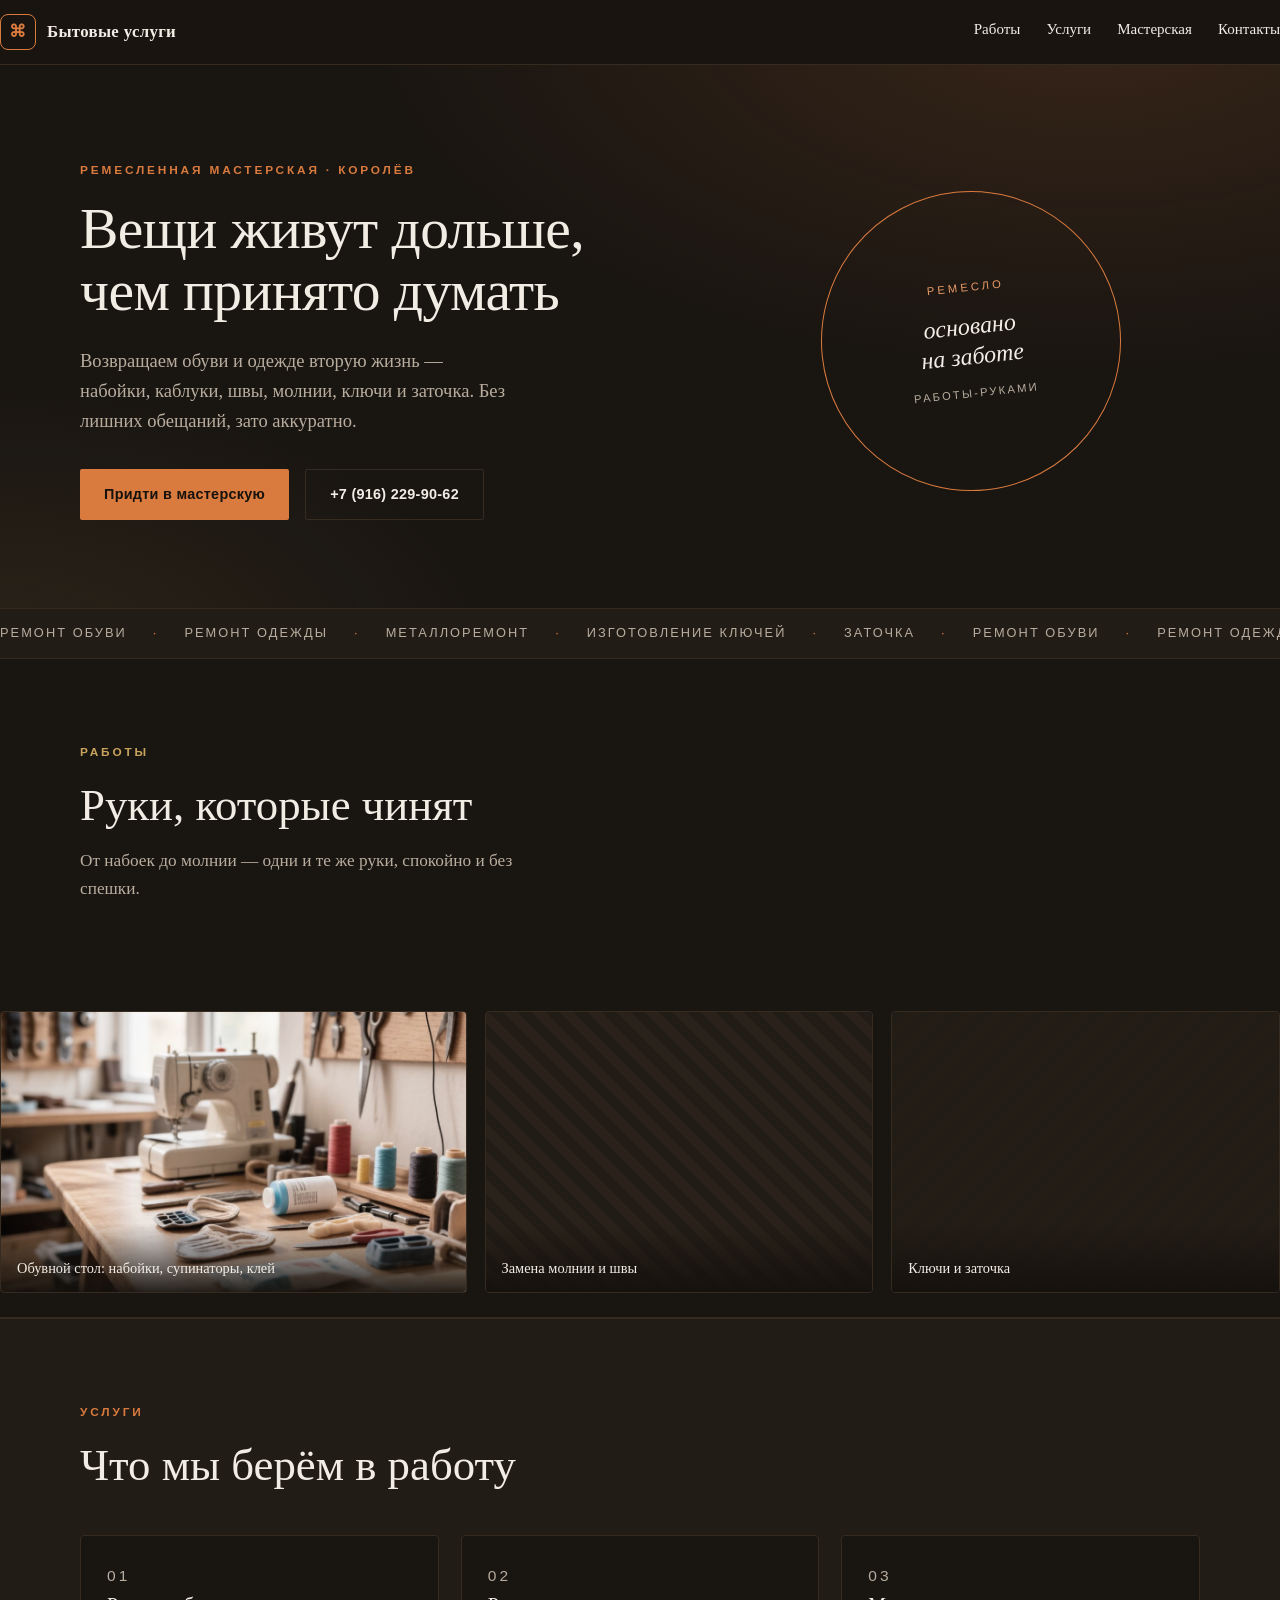
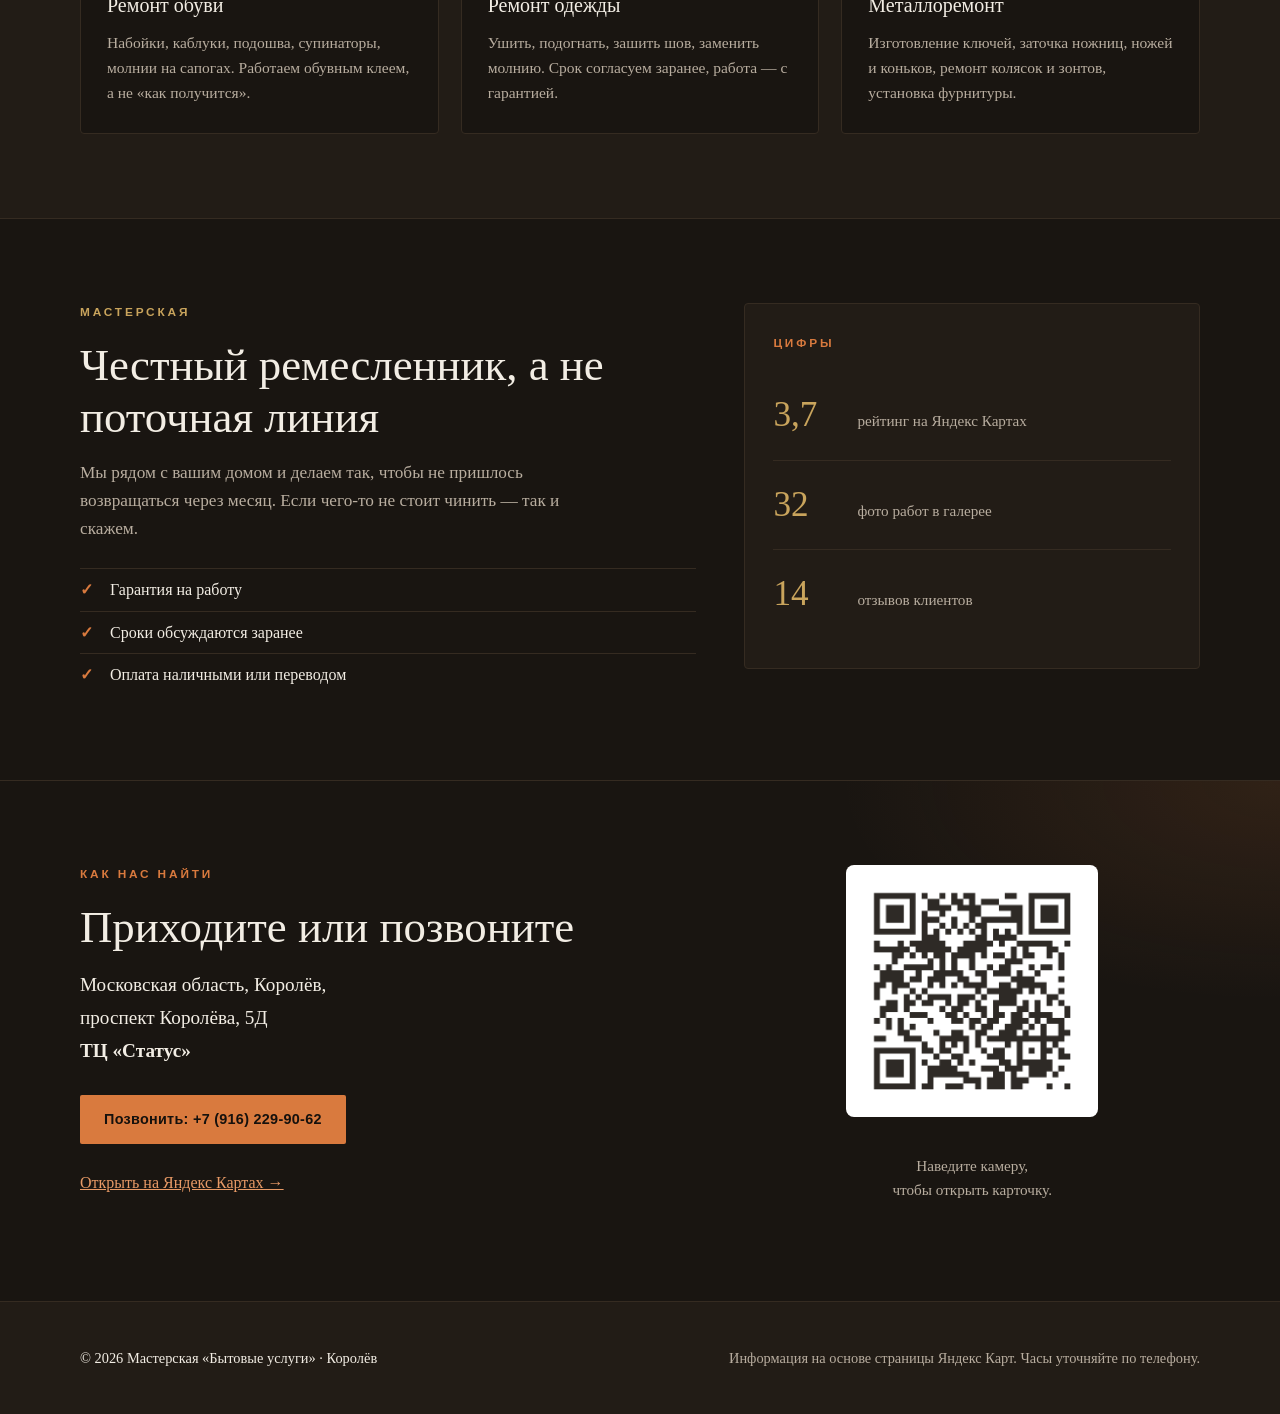
<file: index.html>
<!DOCTYPE html>
<html lang="ru">
<head>
<meta charset="UTF-8">
<meta name="viewport" content="width=device-width, initial-scale=1.0">
<title>Бытовые услуги — мастерская · Королёв, ТЦ «Статус»</title>
<meta name="description" content="Мастерская бытовых услуг в Королёве, ТЦ «Статус»: ремонт обуви, ремонт одежды, металлоремонт, ключи и заточка. тел. +7 916 229-90-62">
<style>:root{
  --ink:#f2ede4;      /* primary text on dark */
  --dim:#b8ad9f;      /* secondary text */
  --bg:#191511;       /* page background */
  --bg2:#221c16;      /* panel background */
  --line:#352b21;     /* borders */
  --ember:#d97a3e;    /* accent - warm copper/ember */
  --ember-soft:#e89a66;
  --gold:#c9a45c;     /* secondary accent */
}
*{box-sizing:border-box}
html{scroll-behavior:smooth}
body{
  margin:0;
  font-family:Georgia,"Times New Roman",serif;
  color:var(--ink);
  background:var(--bg);
  line-height:1.6;
  -webkit-font-smoothing:antialiased;
}
img{max-width:100%;display:block}
a{color:var(--ember-soft)}
.container{width:min(1120px,90%);margin:0 auto}

.skip{position:absolute;left:-999px;top:0;background:var(--ember);color:#16110d;padding:10px 16px;font-weight:700;border-radius:0 0 8px 0;z-index:99}
.skip:focus{left:0;color:#16110d}

.top{position:sticky;top:0;z-index:20;background:rgba(25,21,17,.92);backdrop-filter:blur(6px);border-bottom:1px solid var(--line)}
.bar{display:flex;align-items:center;justify-content:space-between;gap:18px;padding:14px 0}
.logo{display:flex;align-items:center;gap:11px;text-decoration:none;color:var(--ink);font-weight:700;font-size:1.05rem;letter-spacing:.02em}
.logo-mark{width:36px;height:36px;border:1.5px solid var(--ember);border-radius:8px;display:grid;place-items:center;font-size:1.05rem;color:var(--ember)}
.nav{display:flex;gap:26px}
.nav a{color:var(--ink);text-decoration:none;font-size:.94rem;border-bottom:2px solid transparent;padding-bottom:3px}
.nav a:hover{color:var(--ember-soft);border-color:var(--ember)}
.nav a:focus-visible{outline:2px solid var(--ember);outline-offset:4px;border-radius:2px}

.cover{position:relative;overflow:hidden;border-bottom:1px solid var(--line);
  background:
    radial-gradient(1200px 600px at 85% -10%, rgba(217,122,62,.16), transparent 60%),
    radial-gradient(900px 500px at 0% 110%, rgba(201,164,92,.10), transparent 55%),
    var(--bg);
}
.cover-inner{display:grid;grid-template-columns:1.15fr .85fr;gap:40px;align-items:center;padding:96px 0 88px}
.kicker{font-family:Verdana,Segoe UI,Arial,sans-serif;font-size:.74rem;letter-spacing:.24em;text-transform:uppercase;color:var(--ember);margin:0 0 18px;font-weight:700}
.kicker.dark{color:var(--gold)}
.cover h1{font-size:clamp(2.1rem,5.4vw,3.6rem);line-height:1.08;margin:0 0 24px;font-weight:400;letter-spacing:-.01em}
.lede{font-size:1.16rem;color:var(--dim);max-width:46ch;margin:0 0 34px}
.cover-actions{display:flex;gap:16px;flex-wrap:wrap}
.btn{display:inline-flex;align-items:center;justify-content:center;padding:13px 24px;border-radius:2px;font-family:Verdana,Segoe UI,Arial,sans-serif;font-weight:700;font-size:.9rem;text-decoration:none;letter-spacing:.02em;transition:transform .12s ease,background .15s ease,color .15s ease}
.btn:active{transform:translateY(1px)}
.btn:focus-visible{outline:2px solid var(--ember-soft);outline-offset:3px}
.btn-solid{background:var(--ember);color:#16110d}
.btn-solid:hover{background:var(--ember-soft)}
.btn-outline{border:1px solid var(--line);color:var(--ink)}
.btn-outline:hover{border-color:var(--ember);color:var(--ember-soft)}
.cover-stamp{display:flex;justify-content:center}
.stamp-in{width:min(300px,100%);aspect-ratio:1;border:1.5px solid var(--ember);border-radius:50%;display:flex;flex-direction:column;align-items:center;justify-content:center;text-align:center;transform:rotate(-6deg);color:var(--ember-soft)}
.stamp-top{font-family:Verdana,Segoe UI,Arial,sans-serif;font-size:.7rem;letter-spacing:.28em;text-transform:uppercase}
.stamp-mid{font-size:1.5rem;line-height:1.25;margin:14px 0;color:var(--ink);font-style:italic}
.stamp-bottom{font-family:Verdana,Segoe UI,Arial,sans-serif;font-size:.7rem;letter-spacing:.2em;text-transform:uppercase;color:var(--dim)}

.ticker{border-bottom:1px solid var(--line);background:var(--bg2);overflow:hidden}
.tick{display:flex;gap:26px;white-space:nowrap;padding:14px 0;font-family:Verdana,Segoe UI,Arial,sans-serif;font-size:.8rem;letter-spacing:.16em;text-transform:uppercase;color:var(--dim);animation:slide 26s linear infinite;width:max-content}
.tick .dot{color:var(--ember)}
@keyframes slide{from{transform:translateX(0)}to{transform:translateX(-50%)}}

.band{padding:84px 0}
.band.dark{background:var(--bg2);border-top:1px solid var(--line);border-bottom:1px solid var(--line)}
.band h2{font-size:clamp(1.8rem,4vw,2.8rem);font-weight:400;margin:0 0 16px;line-height:1.15}
.sub{color:var(--dim);font-size:1.08rem;max-width:56ch;margin:0}

.strip{display:grid;grid-template-columns:1.2fr 1fr 1fr;gap:18px;padding:24px 0;border-bottom:1px solid var(--line)}
.job{position:relative;margin:0;border-radius:4px;overflow:hidden;border:1px solid var(--line)}
.job img{height:280px;width:100%;object-fit:cover;filter:grayscale(.35)}
.job figcaption{position:absolute;left:0;right:0;bottom:0;padding:34px 16px 12px;font-size:.9rem;color:var(--ink);background:linear-gradient(transparent,rgba(20,16,12,.92))}
.swatch{height:280px}
.swa{background:repeating-linear-gradient(45deg,var(--bg2) 0 10px,#2a221a 10px 20px)}
.swb{background:repeating-linear-gradient(-45deg,var(--bg2) 0 10px,#241d16 10px 20px)}

.svc-grid{display:grid;grid-template-columns:repeat(3,1fr);gap:22px;margin-top:44px}
.svc{border:1px solid var(--line);padding:28px 26px;border-radius:4px;background:var(--bg)}
.svc:hover{border-color:var(--ember)}
.svc-num{font-family:Verdana,Segoe UI,Arial,sans-serif;font-size:.8rem;letter-spacing:.2em;color:var(--ember);margin:0 0 12px}
.svc h3{font-size:1.25rem;margin:0 0 10px;font-weight:400}
.svc p{color:var(--dim);font-size:.97rem;margin:0}

.two-col{display:grid;grid-template-columns:1.15fr .85fr;gap:48px;align-items:start}
.check{list-style:none;padding:0;margin:26px 0 0}
.check li{padding:8px 0 8px 30px;position:relative;border-top:1px solid var(--line);color:var(--ink)}
.check li::before{content:"✓";position:absolute;left:0;color:var(--ember);font-weight:700}
.master-card{border:1px solid var(--line);border-radius:4px;padding:30px 28px;background:var(--bg2)}
.stat{display:flex;align-items:baseline;gap:14px;padding:16px 0;border-bottom:1px solid var(--line);color:var(--dim);font-size:.95rem}
.stat:last-of-type{border-bottom:none}
.stat .big{font-size:2.2rem;color:var(--gold);font-weight:400;min-width:70px}

.visit{background:
  radial-gradient(800px 400px at 100% 0%, rgba(217,122,62,.12), transparent 55%),var(--bg);
  border-top:1px solid var(--line)}
.addr{font-size:1.2rem;line-height:1.7;margin:0 0 28px}
.maps{margin:26px 0 0}
.qr-block{text-align:center;color:var(--dim);font-size:.95rem}
.qr{display:inline-block;padding:16px;background:#fff;border-radius:8px;margin-bottom:14px}
.qr img{width:220px;height:220px}

.foot{background:var(--bg2);border-top:1px solid var(--line);padding:30px 0}
.foot-in{display:flex;justify-content:space-between;gap:16px;flex-wrap:wrap;font-size:.9rem;color:var(--ink)}
.dim{color:var(--dim)}

@media (max-width:900px){
  .cover-inner{grid-template-columns:1fr;padding:60px 0}
  .cover-stamp{display:none}
  .strip{grid-template-columns:1fr}
  .svc-grid{grid-template-columns:1fr}
  .two-col{grid-template-columns:1fr;gap:34px}
  .bar{flex-direction:column;gap:10px}
  .nav{flex-wrap:wrap;justify-content:center;gap:16px}
  .job img,.swatch{height:220px}
}
@media (prefers-reduced-motion:reduce){
  html{scroll-behavior:auto}
  .tick{animation:none}
  *{transition:none!important}
}</style>
</head>
<body>
<a class="skip" href="#main">К содержанию</a>
<header class="top">
  <div class="bar">
    <a class="logo" href="#top">
      <span class="logo-mark" aria-hidden="true">⌘</span>
      <span>Бытовые услуги</span>
    </a>
    <nav class="nav" aria-label="Основная навигация">
      <a href="#work">Работы</a>
      <a href="#services">Услуги</a>
      <a href="#master">Мастерская</a>
      <a href="#visit">Контакты</a>
    </nav>
  </div>
</header>

<main id="main">
  <section id="top" class="cover">
    <div class="cover-inner container">
      <div class="cover-copy">
        <p class="kicker">Ремесленная мастерская · Королёв</p>
        <h1>Вещи живут дольше,<br>чем принято думать</h1>
        <p class="lede">Возвращаем обуви и одежде вторую жизнь — набойки, каблуки, швы, молнии, ключи и заточка. Без лишних обещаний, зато аккуратно.</p>
        <div class="cover-actions">
          <a class="btn btn-solid" href="#visit">Придти в мастерскую</a>
          <a class="btn btn-outline" href="tel:+79162299062">+7 (916) 229-90-62</a>
        </div>
      </div>
      <div class="cover-stamp" aria-hidden="true">
        <div class="stamp-in">
          <span class="stamp-top">ремесло</span>
          <span class="stamp-mid">основано<br>на заботе</span>
          <span class="stamp-bottom">работы-руками</span>
        </div>
      </div>
    </div>
  </section>

  <section class="ticker" aria-hidden="true">
    <div class="tick">
      <span>ремонт обуви</span><span class="dot">·</span>
      <span>ремонт одежды</span><span class="dot">·</span>
      <span>металлоремонт</span><span class="dot">·</span>
      <span>изготовление ключей</span><span class="dot">·</span>
      <span>заточка</span><span class="dot">·</span>
      <span>ремонт обуви</span><span class="dot">·</span>
      <span>ремонт одежды</span><span class="dot">·</span>
      <span>металлоремонт</span><span class="dot">·</span>
    </div>
  </section>

  <section id="work" class="band">
    <div class="container">
      <p class="kicker dark">Работы</p>
      <h2>Руки, которые чинят</h2>
      <p class="sub">От набоек до молнии — одни и те же руки, спокойно и без спешки.</p>
    </div>
  </section>

  <section class="strip">
    <figure class="job wide">
      <img src="[data-uri]" alt="Рабочий стол мастера-обувщика с набоями и инструментами">
      <figcaption>Обувной стол: набойки, супинаторы, клей</figcaption>
    </figure>
    <figure class="job">
      <div class="swatch swa"></div>
      <figcaption>Замена молнии и швы</figcaption>
    </figure>
    <figure class="job">
      <div class="swatch swb"></div>
      <figcaption>Ключи и заточка</figcaption>
    </figure>
  </section>

  <section id="services" class="band dark">
    <div class="container">
      <p class="kicker">Услуги</p>
      <h2>Что мы берём в работу</h2>
      <div class="svc-grid">
        <article class="svc">
          <p class="svc-num">01</p>
          <h3>Ремонт обуви</h3>
          <p>Набойки, каблуки, подошва, супинаторы, молнии на сапогах. Работаем обувным клеем, а не «как получится».</p>
        </article>
        <article class="svc">
          <p class="svc-num">02</p>
          <h3>Ремонт одежды</h3>
          <p>Ушить, подогнать, зашить шов, заменить молнию. Срок согласуем заранее, работа — с гарантией.</p>
        </article>
        <article class="svc">
          <p class="svc-num">03</p>
          <h3>Металлоремонт</h3>
          <p>Изготовление ключей, заточка ножниц, ножей и коньков, ремонт колясок и зонтов, установка фурнитуры.</p>
        </article>
      </div>
    </div>
  </section>

  <section id="master" class="band">
    <div class="container two-col">
      <div class="master-text">
        <p class="kicker dark">Мастерская</p>
        <h2>Честный ремесленник, а не поточная линия</h2>
        <p class="sub">Мы рядом с вашим домом и делаем так, чтобы не пришлось возвращаться через месяц. Если чего-то не стоит чинить — так и скажем.</p>
        <ul class="check">
          <li>Гарантия на работу</li>
          <li>Сроки обсуждаются заранее</li>
          <li>Оплата наличными или переводом</li>
        </ul>
      </div>
      <div class="master-card">
        <p class="kicker">Цифры</p>
        <div class="stat"><span class="big">3,7</span> рейтинг на Яндекс Картах</div>
        <div class="stat"><span class="big">32</span> фото работ в галерее</div>
        <div class="stat"><span class="big">14</span> отзывов клиентов</div>
      </div>
    </div>
  </section>

  <section id="visit" class="band visit">
    <div class="container two-col">
      <div class="visit-block">
        <p class="kicker">Как нас найти</p>
        <h2>Приходите или позвоните</h2>
        <p class="addr">Московская область, Королёв,<br>проспект Королёва, 5Д<br><strong>ТЦ «Статус»</strong></p>
        <a class="btn btn-solid" href="tel:+79162299062">Позвонить: +7 (916) 229-90-62</a>
        <p class="maps"><a href="https://yandex.ru/maps/-/CXrPIKk1" target="_blank" rel="noopener">Открыть на Яндекс Картах →</a></p>
      </div>
      <div class="qr-block">
        <div class="qr" aria-label="QR-код на карточку мастерской на Яндекс Картах">
          <img src="[data-uri]" alt="QR-код — карточка мастерской на Яндекс Картах" width="220" height="220">
        </div>
        <p>Наведите камеру,<br>чтобы открыть карточку.</p>
      </div>
    </div>
  </section>
</main>

<footer class="foot">
  <div class="container foot-in">
    <p>© <span id="year"></span> Мастерская «Бытовые услуги» · Королёв</p>
    <p class="dim">Информация на основе страницы Яндекс Карт. Часы уточняйте по телефону.</p>
  </div>
</footer>

<script>
  document.getElementById('year').textContent = new Date().getFullYear();
</script>
</body>
</html>
</file>
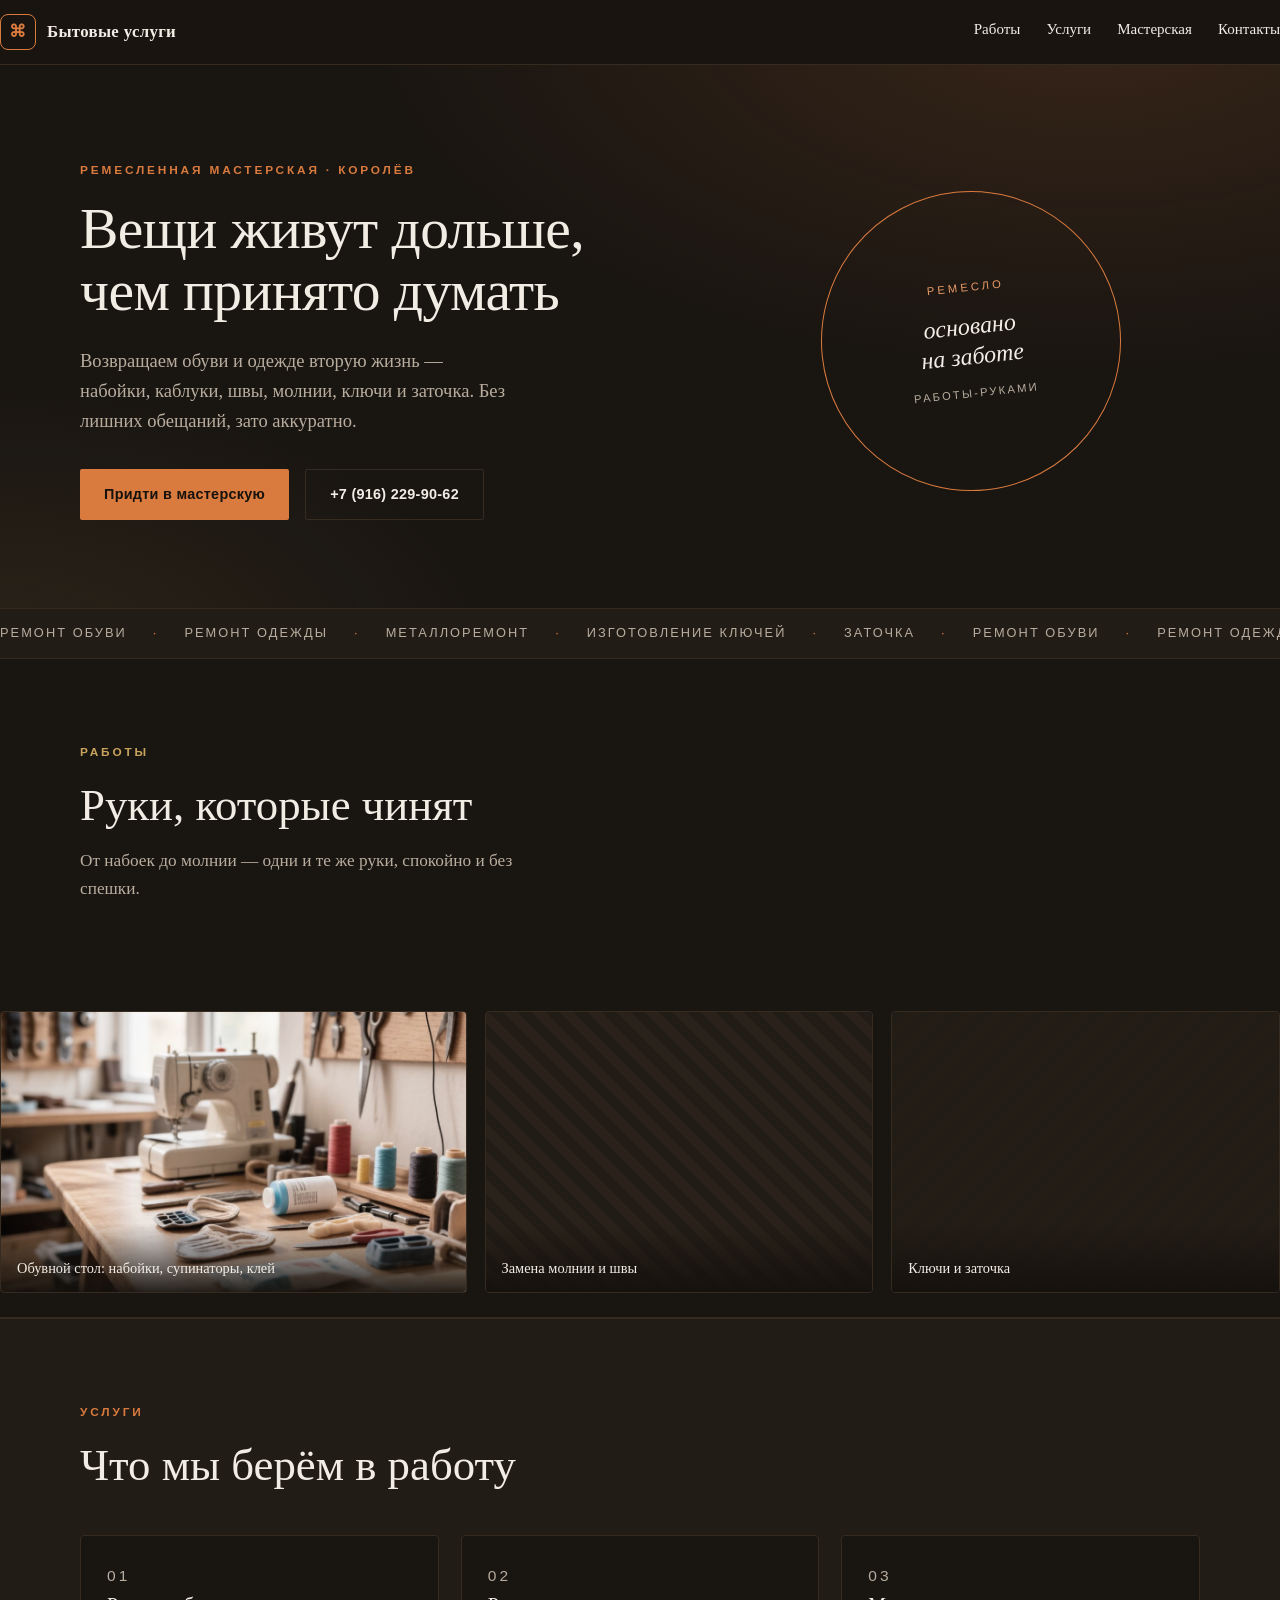
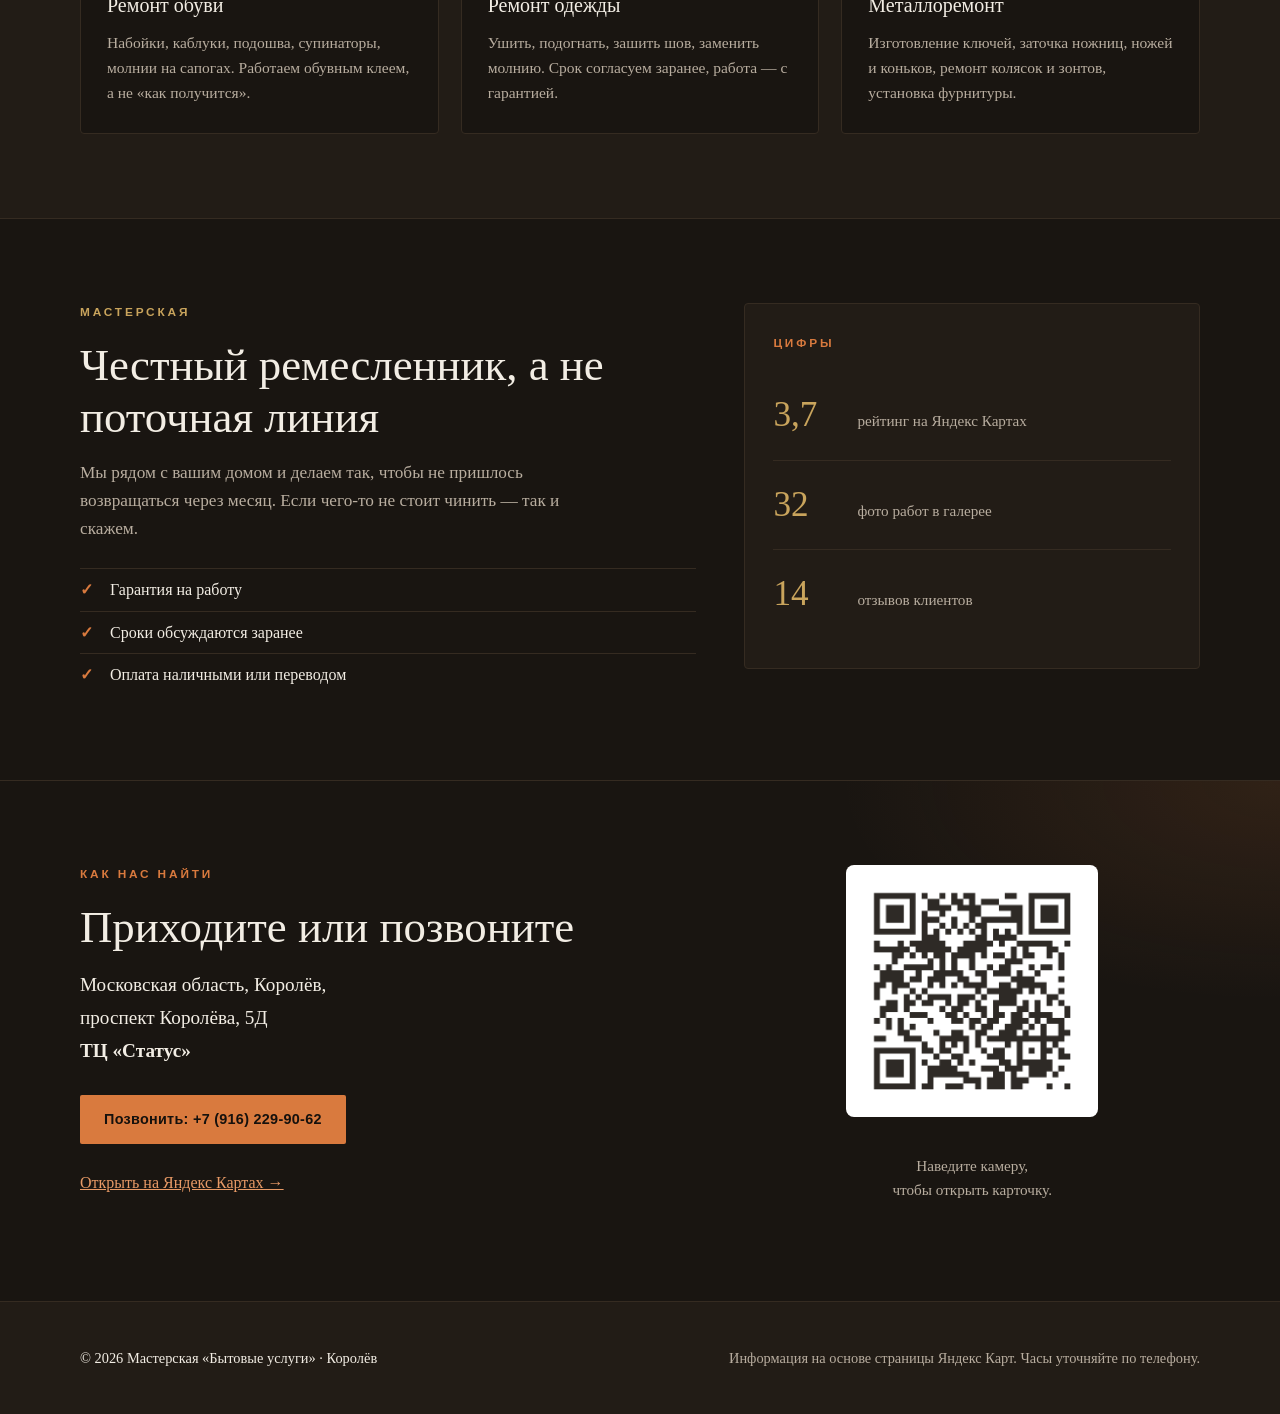
<file: site-src/index.html>
<!DOCTYPE html>
<html lang="ru">
<head>
<meta charset="UTF-8">
<meta name="viewport" content="width=device-width, initial-scale=1.0">
<title>Бытовые услуги — мастерская · Королёв, ТЦ «Статус»</title>
<meta name="description" content="Мастерская бытовых услуг в Королёве, ТЦ «Статус»: ремонт обуви, ремонт одежды, металлоремонт, ключи и заточка. тел. +7 916 229-90-62">
<link rel="stylesheet" href="style.css">
</head>
<body>
<a class="skip" href="#main">К содержанию</a>
<header class="top">
  <div class="bar">
    <a class="logo" href="#top">
      <span class="logo-mark" aria-hidden="true">⌘</span>
      <span>Бытовые услуги</span>
    </a>
    <nav class="nav" aria-label="Основная навигация">
      <a href="#work">Работы</a>
      <a href="#services">Услуги</a>
      <a href="#master">Мастерская</a>
      <a href="#visit">Контакты</a>
    </nav>
  </div>
</header>

<main id="main">
  <section id="top" class="cover">
    <div class="cover-inner container">
      <div class="cover-copy">
        <p class="kicker">Ремесленная мастерская · Королёв</p>
        <h1>Вещи живут дольше,<br>чем принято думать</h1>
        <p class="lede">Возвращаем обуви и одежде вторую жизнь — набойки, каблуки, швы, молнии, ключи и заточка. Без лишних обещаний, зато аккуратно.</p>
        <div class="cover-actions">
          <a class="btn btn-solid" href="#visit">Придти в мастерскую</a>
          <a class="btn btn-outline" href="tel:+79162299062">+7 (916) 229-90-62</a>
        </div>
      </div>
      <div class="cover-stamp" aria-hidden="true">
        <div class="stamp-in">
          <span class="stamp-top">ремесло</span>
          <span class="stamp-mid">основано<br>на заботе</span>
          <span class="stamp-bottom">работы-руками</span>
        </div>
      </div>
    </div>
  </section>

  <section class="ticker" aria-hidden="true">
    <div class="tick">
      <span>ремонт обуви</span><span class="dot">·</span>
      <span>ремонт одежды</span><span class="dot">·</span>
      <span>металлоремонт</span><span class="dot">·</span>
      <span>изготовление ключей</span><span class="dot">·</span>
      <span>заточка</span><span class="dot">·</span>
      <span>ремонт обуви</span><span class="dot">·</span>
      <span>ремонт одежды</span><span class="dot">·</span>
      <span>металлоремонт</span><span class="dot">·</span>
    </div>
  </section>

  <section id="work" class="band">
    <div class="container">
      <p class="kicker dark">Работы</p>
      <h2>Руки, которые чинят</h2>
      <p class="sub">От набоек до молнии — одни и те же руки, спокойно и без спешки.</p>
    </div>
  </section>

  <section class="strip">
    <figure class="job wide">
      <img src="workshop-hero.jpg" alt="Рабочий стол мастера-обувщика с набоями и инструментами">
      <figcaption>Обувной стол: набойки, супинаторы, клей</figcaption>
    </figure>
    <figure class="job">
      <div class="swatch swa"></div>
      <figcaption>Замена молнии и швы</figcaption>
    </figure>
    <figure class="job">
      <div class="swatch swb"></div>
      <figcaption>Ключи и заточка</figcaption>
    </figure>
  </section>

  <section id="services" class="band dark">
    <div class="container">
      <p class="kicker">Услуги</p>
      <h2>Что мы берём в работу</h2>
      <div class="svc-grid">
        <article class="svc">
          <p class="svc-num">01</p>
          <h3>Ремонт обуви</h3>
          <p>Набойки, каблуки, подошва, супинаторы, молнии на сапогах. Работаем обувным клеем, а не «как получится».</p>
        </article>
        <article class="svc">
          <p class="svc-num">02</p>
          <h3>Ремонт одежды</h3>
          <p>Ушить, подогнать, зашить шов, заменить молнию. Срок согласуем заранее, работа — с гарантией.</p>
        </article>
        <article class="svc">
          <p class="svc-num">03</p>
          <h3>Металлоремонт</h3>
          <p>Изготовление ключей, заточка ножниц, ножей и коньков, ремонт колясок и зонтов, установка фурнитуры.</p>
        </article>
      </div>
    </div>
  </section>

  <section id="master" class="band">
    <div class="container two-col">
      <div class="master-text">
        <p class="kicker dark">Мастерская</p>
        <h2>Честный ремесленник, а не поточная линия</h2>
        <p class="sub">Мы рядом с вашим домом и делаем так, чтобы не пришлось возвращаться через месяц. Если чего-то не стоит чинить — так и скажем.</p>
        <ul class="check">
          <li>Гарантия на работу</li>
          <li>Сроки обсуждаются заранее</li>
          <li>Оплата наличными или переводом</li>
        </ul>
      </div>
      <div class="master-card">
        <p class="kicker">Цифры</p>
        <div class="stat"><span class="big">3,7</span> рейтинг на Яндекс Картах</div>
        <div class="stat"><span class="big">32</span> фото работ в галерее</div>
        <div class="stat"><span class="big">14</span> отзывов клиентов</div>
      </div>
    </div>
  </section>

  <section id="visit" class="band visit">
    <div class="container two-col">
      <div class="visit-block">
        <p class="kicker">Как нас найти</p>
        <h2>Приходите или позвоните</h2>
        <p class="addr">Московская область, Королёв,<br>проспект Королёва, 5Д<br><strong>ТЦ «Статус»</strong></p>
        <a class="btn btn-solid" href="tel:+79162299062">Позвонить: +7 (916) 229-90-62</a>
        <p class="maps"><a href="https://yandex.ru/maps/-/CXrPIKk1" target="_blank" rel="noopener">Открыть на Яндекс Картах →</a></p>
      </div>
      <div class="qr-block">
        <div class="qr" aria-label="QR-код на карточку мастерской на Яндекс Картах">
          <img src="bytovye-uslugi-qr.png" alt="QR-код — карточка мастерской на Яндекс Картах" width="220" height="220">
        </div>
        <p>Наведите камеру,<br>чтобы открыть карточку.</p>
      </div>
    </div>
  </section>
</main>

<footer class="foot">
  <div class="container foot-in">
    <p>© <span id="year"></span> Мастерская «Бытовые услуги» · Королёв</p>
    <p class="dim">Информация на основе страницы Яндекс Карт. Часы уточняйте по телефону.</p>
  </div>
</footer>

<script>
  document.getElementById('year').textContent = new Date().getFullYear();
</script>
</body>
</html>
</file>
<file: site-src/style.css>
:root{
  --ink:#f2ede4;      /* primary text on dark */
  --dim:#b8ad9f;      /* secondary text */
  --bg:#191511;       /* page background */
  --bg2:#221c16;      /* panel background */
  --line:#352b21;     /* borders */
  --ember:#d97a3e;    /* accent - warm copper/ember */
  --ember-soft:#e89a66;
  --gold:#c9a45c;     /* secondary accent */
}
*{box-sizing:border-box}
html{scroll-behavior:smooth}
body{
  margin:0;
  font-family:Georgia,"Times New Roman",serif;
  color:var(--ink);
  background:var(--bg);
  line-height:1.6;
  -webkit-font-smoothing:antialiased;
}
img{max-width:100%;display:block}
a{color:var(--ember-soft)}
.container{width:min(1120px,90%);margin:0 auto}

.skip{position:absolute;left:-999px;top:0;background:var(--ember);color:#16110d;padding:10px 16px;font-weight:700;border-radius:0 0 8px 0;z-index:99}
.skip:focus{left:0;color:#16110d}

.top{position:sticky;top:0;z-index:20;background:rgba(25,21,17,.92);backdrop-filter:blur(6px);border-bottom:1px solid var(--line)}
.bar{display:flex;align-items:center;justify-content:space-between;gap:18px;padding:14px 0}
.logo{display:flex;align-items:center;gap:11px;text-decoration:none;color:var(--ink);font-weight:700;font-size:1.05rem;letter-spacing:.02em}
.logo-mark{width:36px;height:36px;border:1.5px solid var(--ember);border-radius:8px;display:grid;place-items:center;font-size:1.05rem;color:var(--ember)}
.nav{display:flex;gap:26px}
.nav a{color:var(--ink);text-decoration:none;font-size:.94rem;border-bottom:2px solid transparent;padding-bottom:3px}
.nav a:hover{color:var(--ember-soft);border-color:var(--ember)}
.nav a:focus-visible{outline:2px solid var(--ember);outline-offset:4px;border-radius:2px}

.cover{position:relative;overflow:hidden;border-bottom:1px solid var(--line);
  background:
    radial-gradient(1200px 600px at 85% -10%, rgba(217,122,62,.16), transparent 60%),
    radial-gradient(900px 500px at 0% 110%, rgba(201,164,92,.10), transparent 55%),
    var(--bg);
}
.cover-inner{display:grid;grid-template-columns:1.15fr .85fr;gap:40px;align-items:center;padding:96px 0 88px}
.kicker{font-family:Verdana,Segoe UI,Arial,sans-serif;font-size:.74rem;letter-spacing:.24em;text-transform:uppercase;color:var(--ember);margin:0 0 18px;font-weight:700}
.kicker.dark{color:var(--gold)}
.cover h1{font-size:clamp(2.1rem,5.4vw,3.6rem);line-height:1.08;margin:0 0 24px;font-weight:400;letter-spacing:-.01em}
.lede{font-size:1.16rem;color:var(--dim);max-width:46ch;margin:0 0 34px}
.cover-actions{display:flex;gap:16px;flex-wrap:wrap}
.btn{display:inline-flex;align-items:center;justify-content:center;padding:13px 24px;border-radius:2px;font-family:Verdana,Segoe UI,Arial,sans-serif;font-weight:700;font-size:.9rem;text-decoration:none;letter-spacing:.02em;transition:transform .12s ease,background .15s ease,color .15s ease}
.btn:active{transform:translateY(1px)}
.btn:focus-visible{outline:2px solid var(--ember-soft);outline-offset:3px}
.btn-solid{background:var(--ember);color:#16110d}
.btn-solid:hover{background:var(--ember-soft)}
.btn-outline{border:1px solid var(--line);color:var(--ink)}
.btn-outline:hover{border-color:var(--ember);color:var(--ember-soft)}
.cover-stamp{display:flex;justify-content:center}
.stamp-in{width:min(300px,100%);aspect-ratio:1;border:1.5px solid var(--ember);border-radius:50%;display:flex;flex-direction:column;align-items:center;justify-content:center;text-align:center;transform:rotate(-6deg);color:var(--ember-soft)}
.stamp-top{font-family:Verdana,Segoe UI,Arial,sans-serif;font-size:.7rem;letter-spacing:.28em;text-transform:uppercase}
.stamp-mid{font-size:1.5rem;line-height:1.25;margin:14px 0;color:var(--ink);font-style:italic}
.stamp-bottom{font-family:Verdana,Segoe UI,Arial,sans-serif;font-size:.7rem;letter-spacing:.2em;text-transform:uppercase;color:var(--dim)}

.ticker{border-bottom:1px solid var(--line);background:var(--bg2);overflow:hidden}
.tick{display:flex;gap:26px;white-space:nowrap;padding:14px 0;font-family:Verdana,Segoe UI,Arial,sans-serif;font-size:.8rem;letter-spacing:.16em;text-transform:uppercase;color:var(--dim);animation:slide 26s linear infinite;width:max-content}
.tick .dot{color:var(--ember)}
@keyframes slide{from{transform:translateX(0)}to{transform:translateX(-50%)}}

.band{padding:84px 0}
.band.dark{background:var(--bg2);border-top:1px solid var(--line);border-bottom:1px solid var(--line)}
.band h2{font-size:clamp(1.8rem,4vw,2.8rem);font-weight:400;margin:0 0 16px;line-height:1.15}
.sub{color:var(--dim);font-size:1.08rem;max-width:56ch;margin:0}

.strip{display:grid;grid-template-columns:1.2fr 1fr 1fr;gap:18px;padding:24px 0;border-bottom:1px solid var(--line)}
.job{position:relative;margin:0;border-radius:4px;overflow:hidden;border:1px solid var(--line)}
.job img{height:280px;width:100%;object-fit:cover;filter:grayscale(.35)}
.job figcaption{position:absolute;left:0;right:0;bottom:0;padding:34px 16px 12px;font-size:.9rem;color:var(--ink);background:linear-gradient(transparent,rgba(20,16,12,.92))}
.swatch{height:280px}
.swa{background:repeating-linear-gradient(45deg,var(--bg2) 0 10px,#2a221a 10px 20px)}
.swb{background:repeating-linear-gradient(-45deg,var(--bg2) 0 10px,#241d16 10px 20px)}

.svc-grid{display:grid;grid-template-columns:repeat(3,1fr);gap:22px;margin-top:44px}
.svc{border:1px solid var(--line);padding:28px 26px;border-radius:4px;background:var(--bg)}
.svc:hover{border-color:var(--ember)}
.svc-num{font-family:Verdana,Segoe UI,Arial,sans-serif;font-size:.8rem;letter-spacing:.2em;color:var(--ember);margin:0 0 12px}
.svc h3{font-size:1.25rem;margin:0 0 10px;font-weight:400}
.svc p{color:var(--dim);font-size:.97rem;margin:0}

.two-col{display:grid;grid-template-columns:1.15fr .85fr;gap:48px;align-items:start}
.check{list-style:none;padding:0;margin:26px 0 0}
.check li{padding:8px 0 8px 30px;position:relative;border-top:1px solid var(--line);color:var(--ink)}
.check li::before{content:"✓";position:absolute;left:0;color:var(--ember);font-weight:700}
.master-card{border:1px solid var(--line);border-radius:4px;padding:30px 28px;background:var(--bg2)}
.stat{display:flex;align-items:baseline;gap:14px;padding:16px 0;border-bottom:1px solid var(--line);color:var(--dim);font-size:.95rem}
.stat:last-of-type{border-bottom:none}
.stat .big{font-size:2.2rem;color:var(--gold);font-weight:400;min-width:70px}

.visit{background:
  radial-gradient(800px 400px at 100% 0%, rgba(217,122,62,.12), transparent 55%),var(--bg);
  border-top:1px solid var(--line)}
.addr{font-size:1.2rem;line-height:1.7;margin:0 0 28px}
.maps{margin:26px 0 0}
.qr-block{text-align:center;color:var(--dim);font-size:.95rem}
.qr{display:inline-block;padding:16px;background:#fff;border-radius:8px;margin-bottom:14px}
.qr img{width:220px;height:220px}

.foot{background:var(--bg2);border-top:1px solid var(--line);padding:30px 0}
.foot-in{display:flex;justify-content:space-between;gap:16px;flex-wrap:wrap;font-size:.9rem;color:var(--ink)}
.dim{color:var(--dim)}

@media (max-width:900px){
  .cover-inner{grid-template-columns:1fr;padding:60px 0}
  .cover-stamp{display:none}
  .strip{grid-template-columns:1fr}
  .svc-grid{grid-template-columns:1fr}
  .two-col{grid-template-columns:1fr;gap:34px}
  .bar{flex-direction:column;gap:10px}
  .nav{flex-wrap:wrap;justify-content:center;gap:16px}
  .job img,.swatch{height:220px}
}
@media (prefers-reduced-motion:reduce){
  html{scroll-behavior:auto}
  .tick{animation:none}
  *{transition:none!important}
}
</file>
